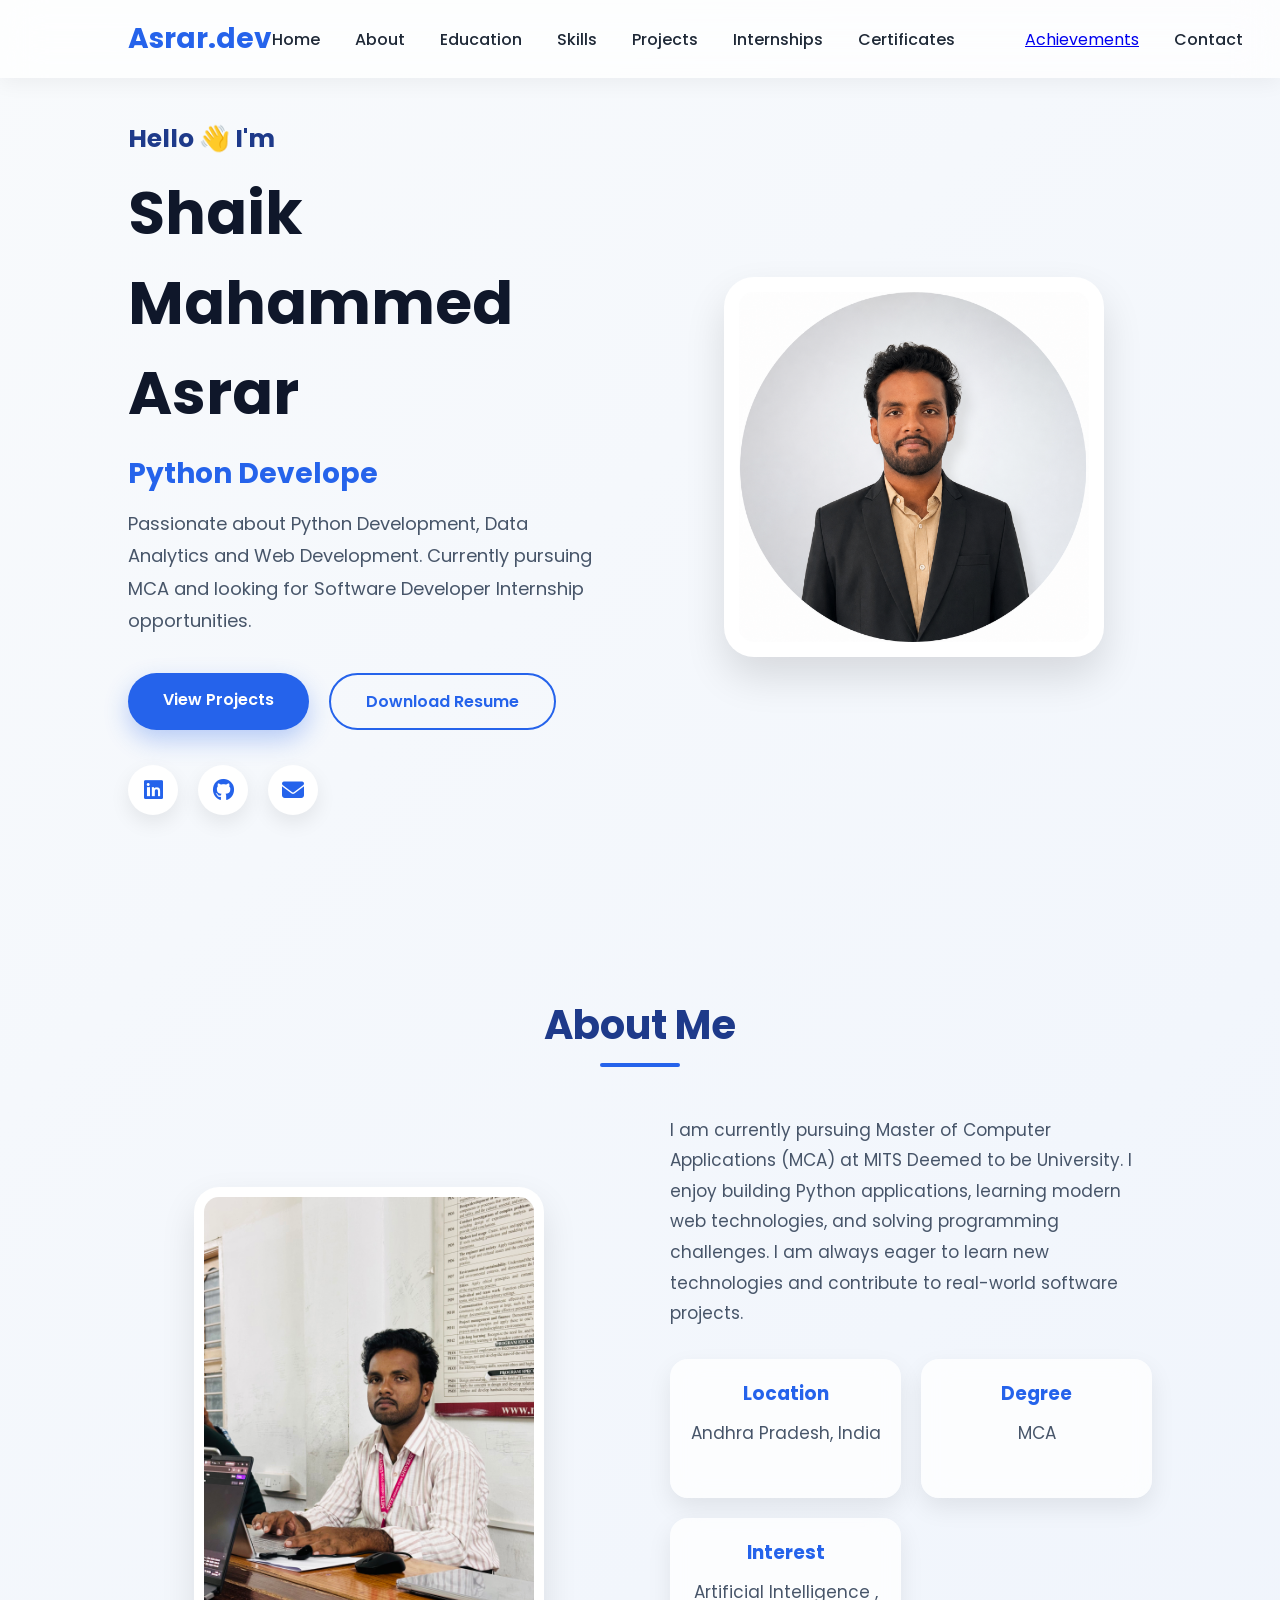
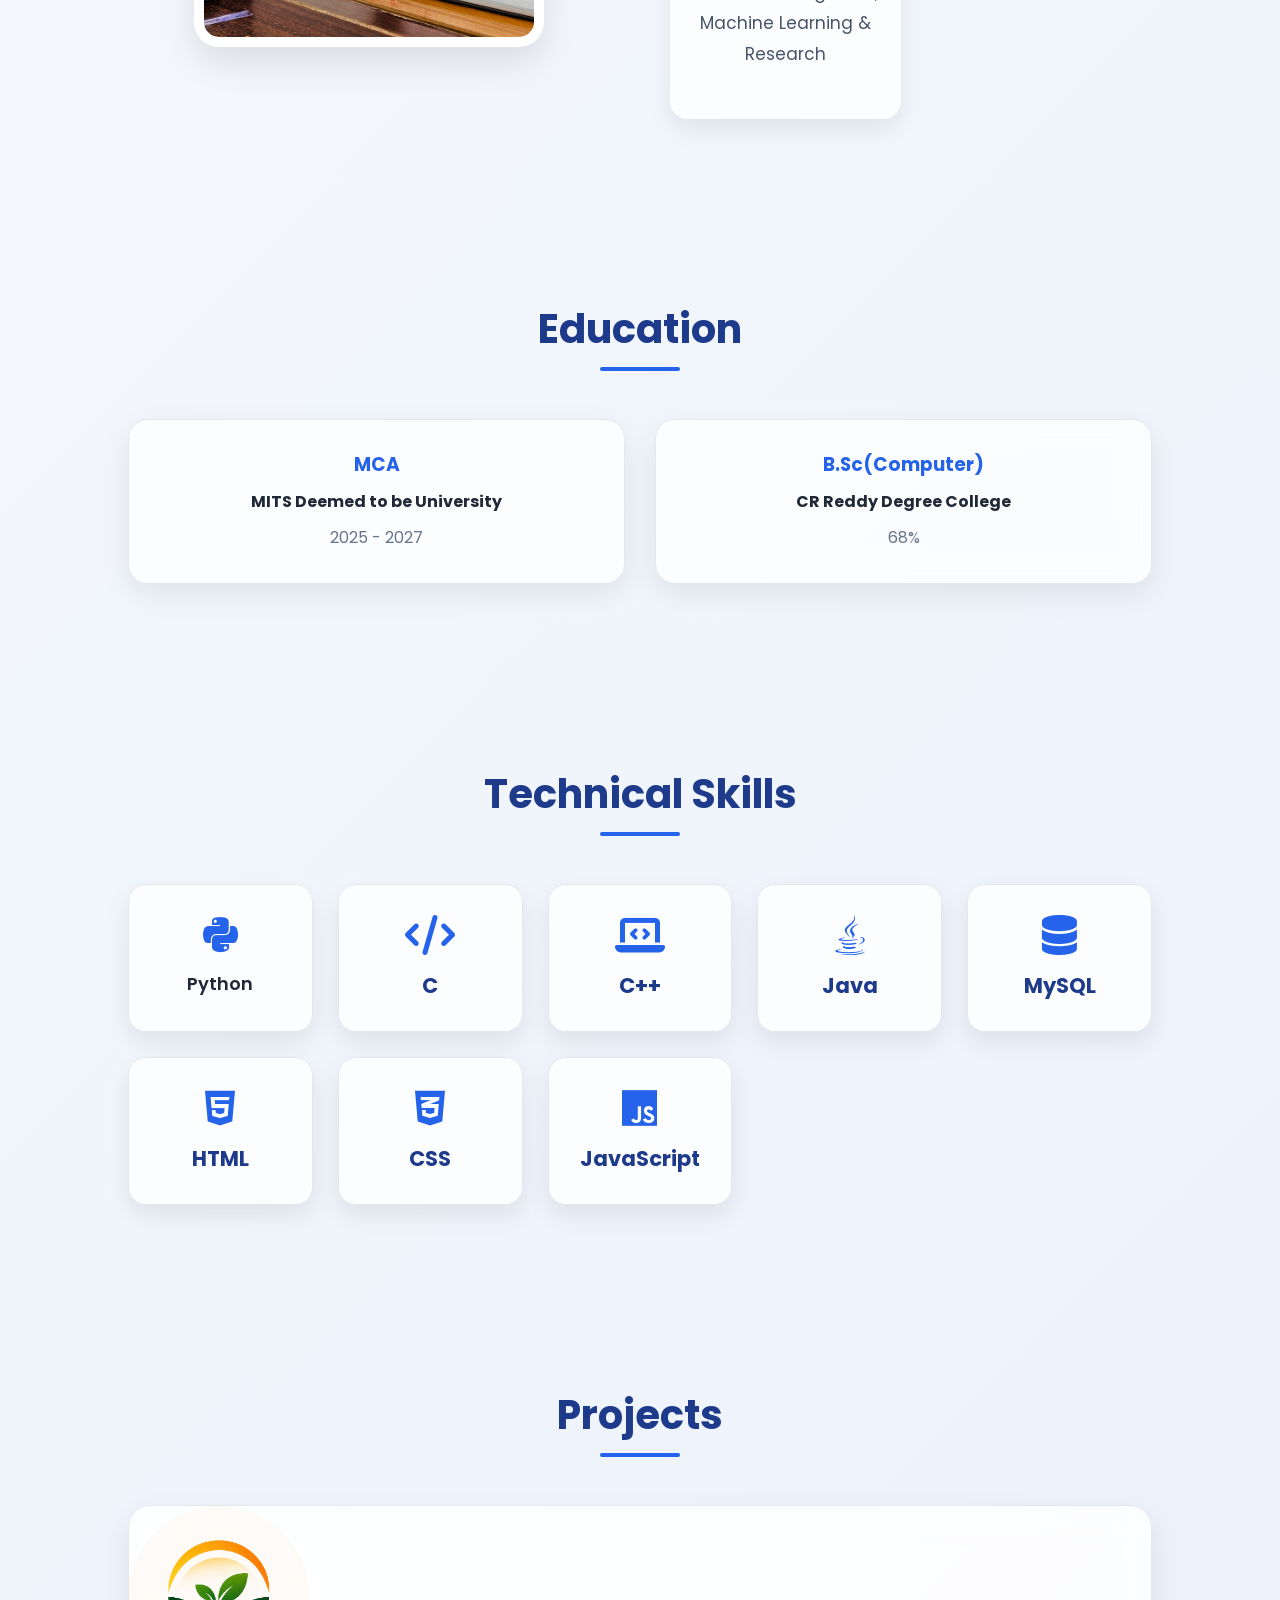
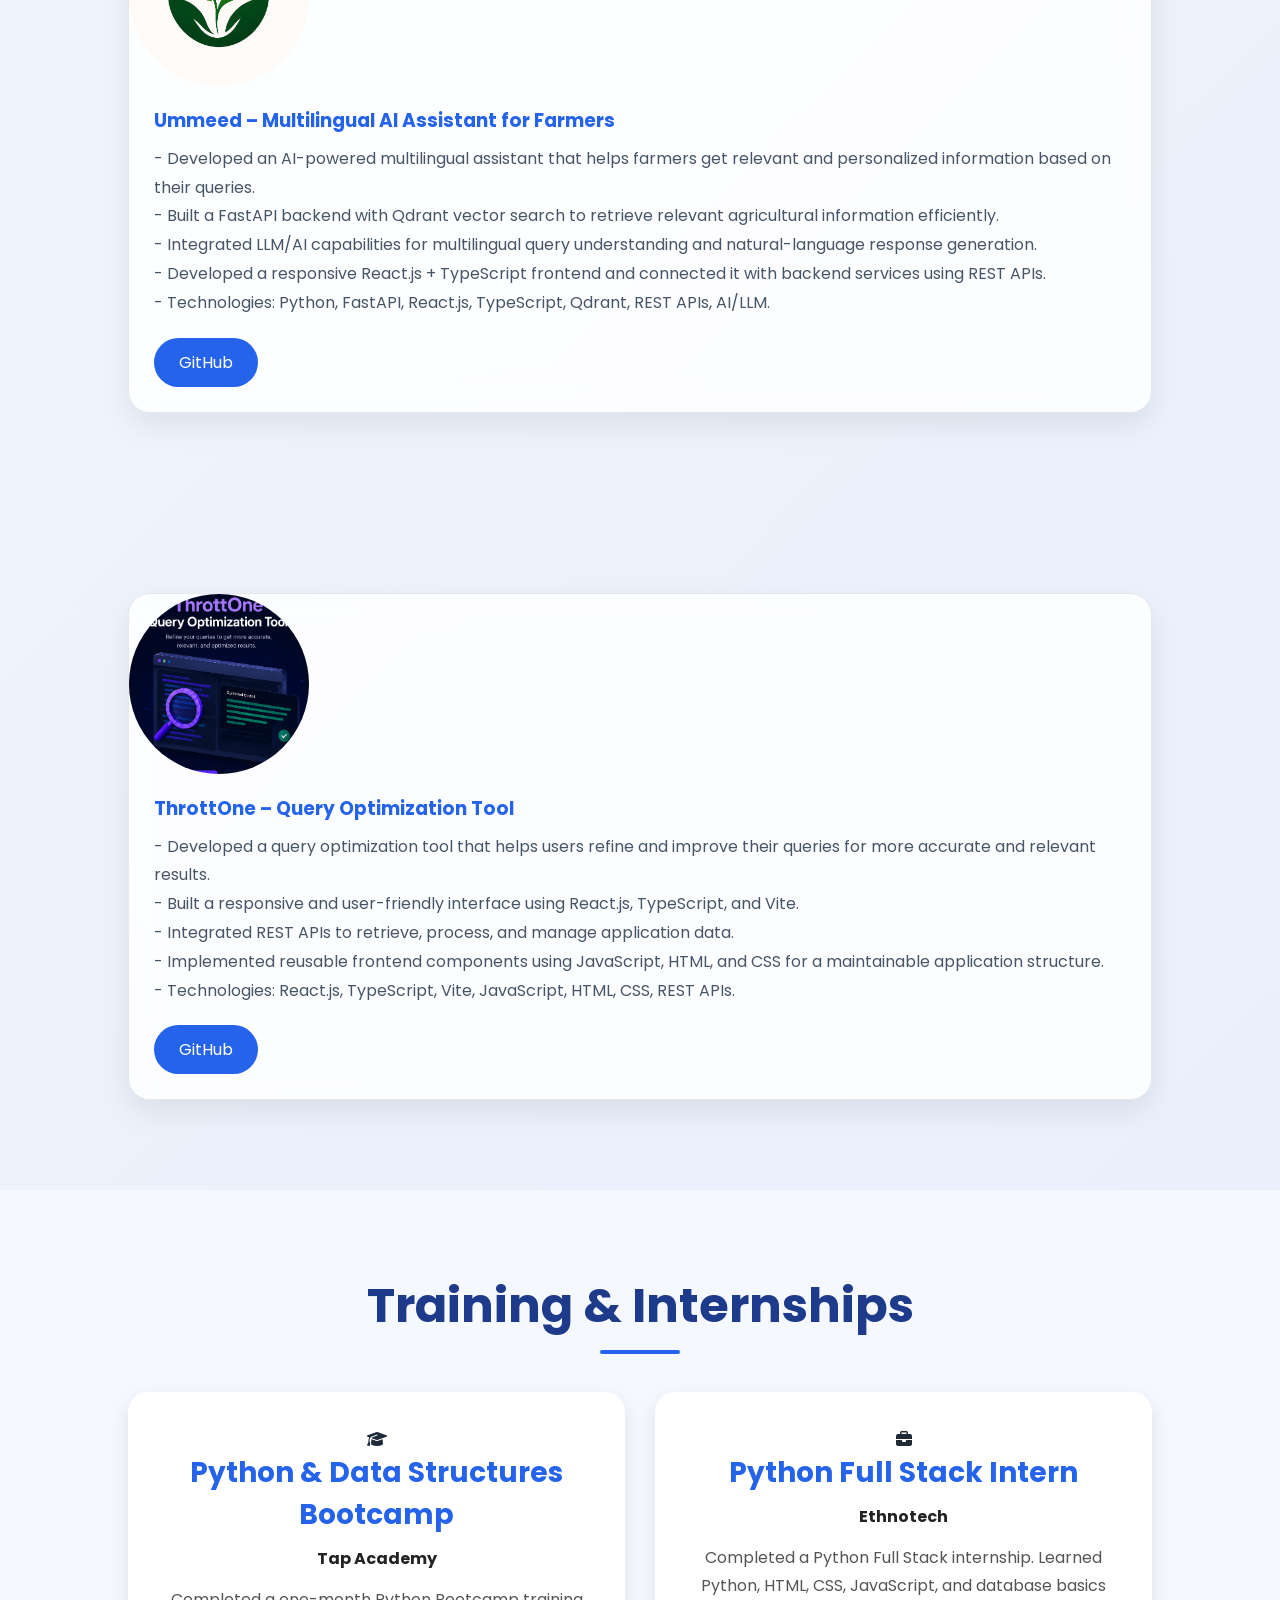
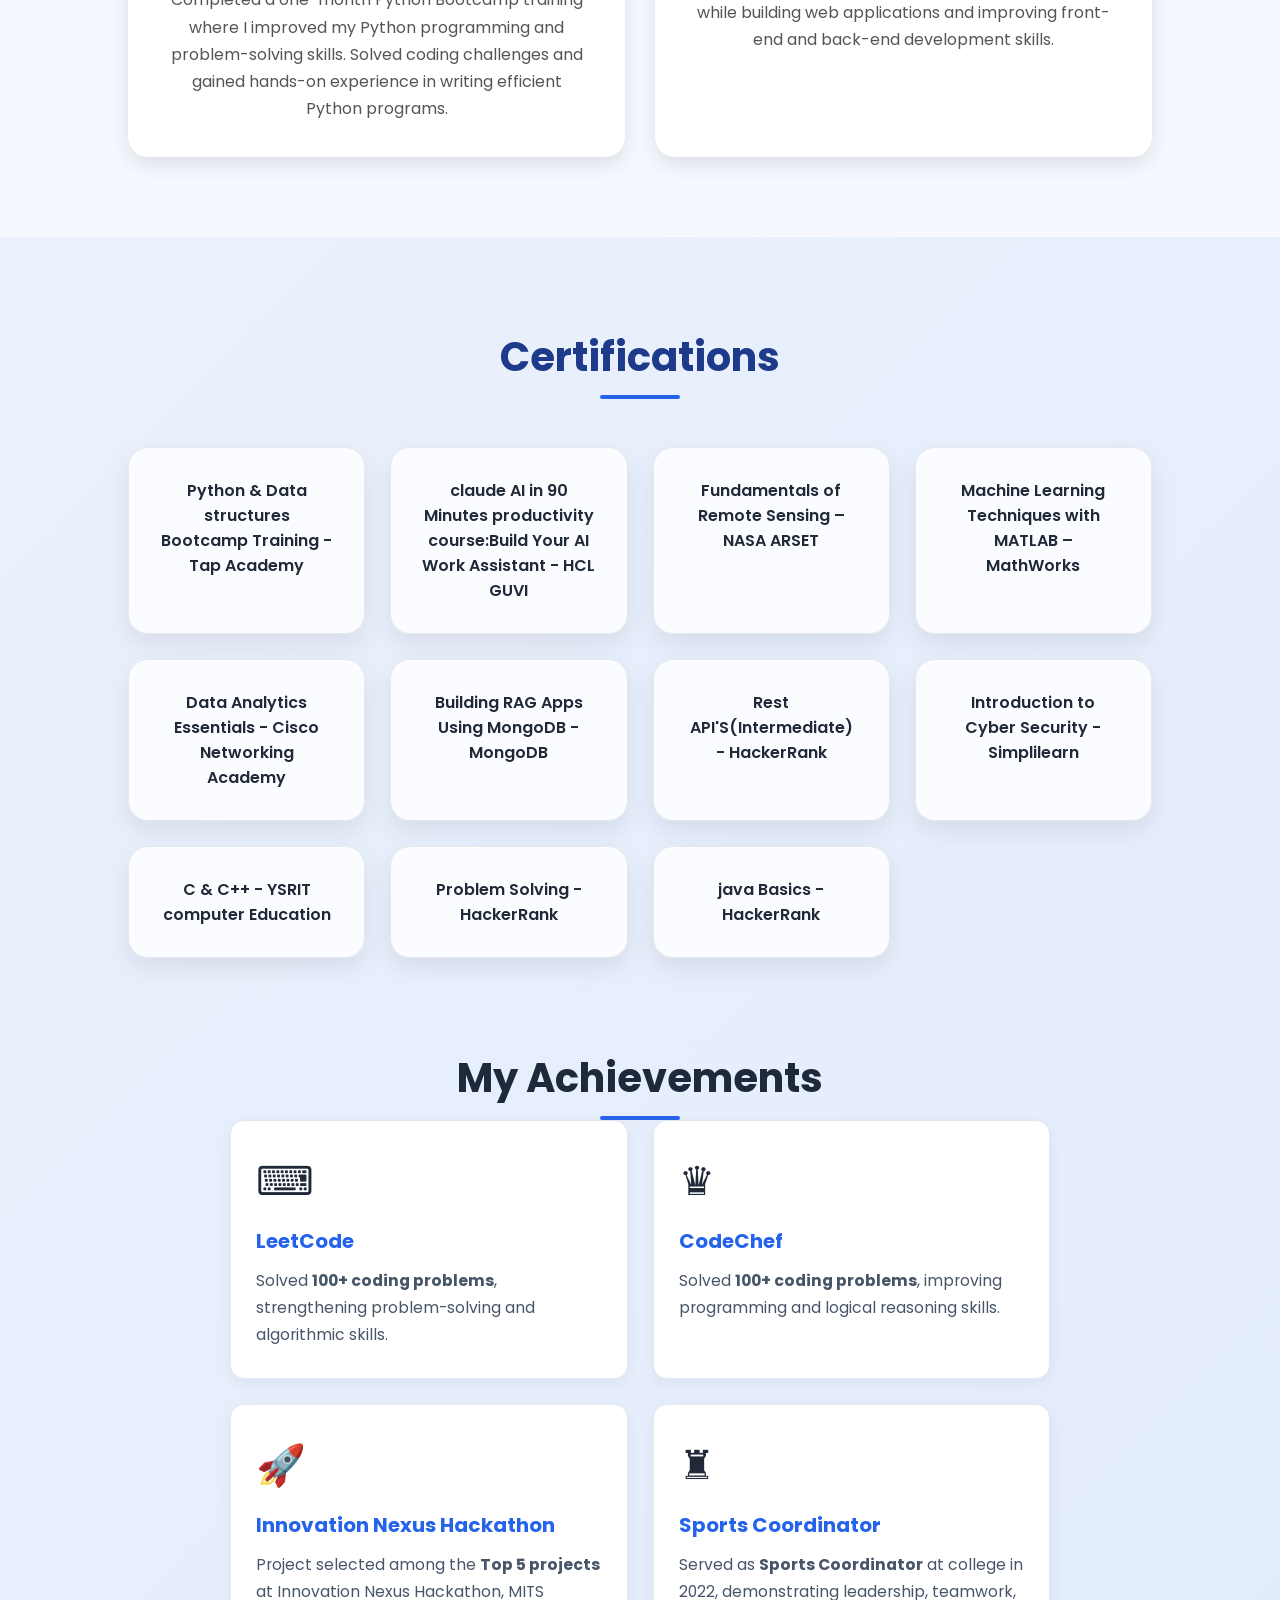
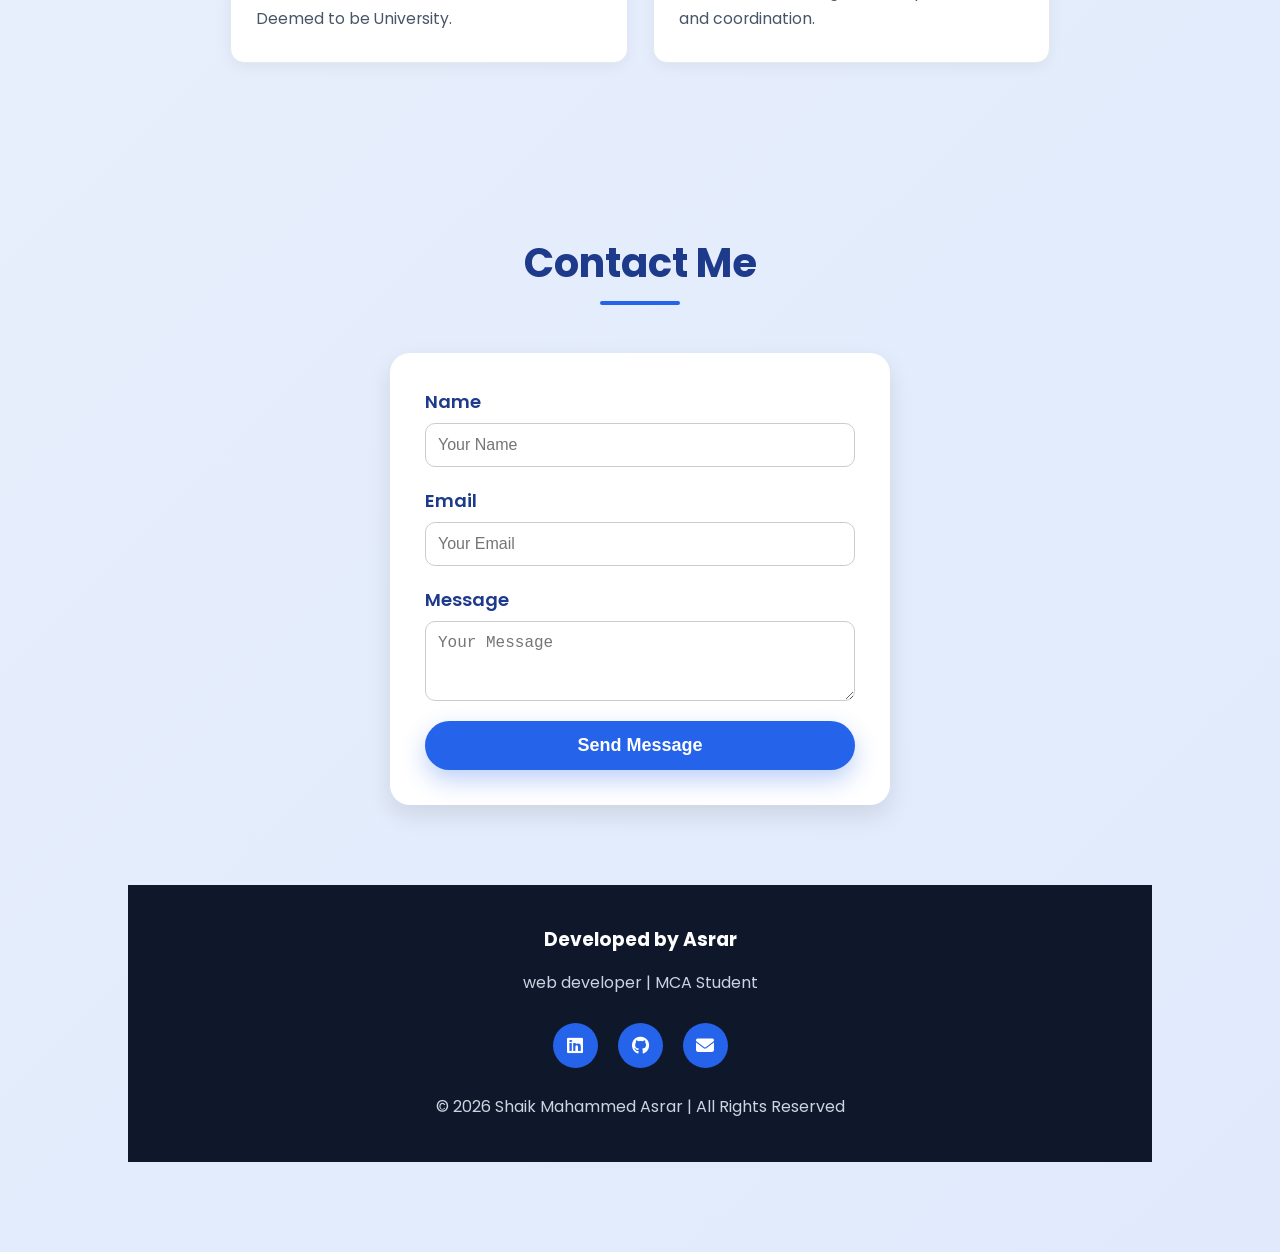
<file: index.html>
<!DOCTYPE html>
<html lang="en">
<head>
    <meta charset="UTF-8">
    <meta name="viewport" content="width=device-width, initial-scale=1.0">
    <title>Shaik Mahammed Asrar | Portfolio</title>

    <!-- CSS -->
    <link rel="stylesheet" href="style.css">

    <!-- Google Font -->
    <link href="https://fonts.googleapis.com/css2?family=Poppins:wght@300;400;500;600;700&display=swap" rel="stylesheet">

    <!-- Font Awesome -->
    <link rel="stylesheet"
          href="https://cdnjs.cloudflare.com/ajax/libs/font-awesome/6.6.0/css/all.min.css">
</head>

<body>

<!-- ================= NAVBAR ================= -->

<header>
    <nav class="navbar">

        <div class="logo">
            Asrar.dev
        </div>

        <ul class="nav-links">

            <li><a href="#home">Home</a></li>

            <li><a href="#about">About</a></li>

            <li><a href="#education">Education</a></li>

            <li><a href="#skills">Skills</a></li>

            <li><a href="#projects">Projects</a></li>

            <li><a href="#Internships">Internships</a></li>

            <li><a href="#certifications">Certificates</a></li>

            <li></li><a href="#achievements">Achievements</a></li>

            <li><a href="#contact">Contact</a></li>

        </ul>

    </nav>
</header>

<!-- ================= HERO ================= -->

<section id="home" class="hero">

<div class="hero-text">

<h4>Hello 👋 I'm</h4>

<h1>Shaik Mahammed Asrar</h1>

<h3>MCA Student | Python Developer | SQL Enthusiast</h3>

<p>

Passionate about Python Development,
Data Analytics and Web Development.

Currently pursuing MCA and looking for
Software Developer Internship opportunities.

</p>

<div class="hero-btn">

<a href="#projects" class="btn">View Projects</a>

<a href="resume.pdf" class="btn2" download>Download Resume</a>

</div>

<div class="social">

<a href="https://www.linkedin.com/in/shaik-mahammed-asrar-b17859396"><i class="fab fa-linkedin"></i></a>

<a href="https://github.com/SASRAR0523"><i class="fab fa-github"></i></a>

<a href="#"><i class="fas fa-envelope"></i></a>

</div>

</div>

<div class="hero-image">

    <img src="MYIMAGE.png" alt="My Profile">

</div>

</section>

<!-- ================= ABOUT ================= -->

<section id="about">

<h2>About Me</h2>

<div class="about-container">

<div class="about-image">

<img src="IMG_2609.jpg" alt="my second image">
</div>

<div class="about-text">

<p>

I am currently pursuing Master of Computer Applications
(MCA) at MITS Deemed to be University.

I enjoy building Python applications,
learning modern web technologies,
and solving programming challenges.

I am always eager to learn new technologies
and contribute to real-world software projects.

</p>

<div class="about-details">

<div>

<h3>Location</h3>

<p>Andhra Pradesh, India</p>

</div>

<div>

<h3>Degree</h3>

<p>MCA</p>

</div>

<div>

<h3>Interest</h3>

<p>Artificial Intelligence , Machine Learning & Research</p>

</div>

</div>

</div>

</div>

</section>

<!-- ================= EDUCATION ================= -->

<section id="education">

<h2>Education</h2>

<div class="timeline">

<div class="timeline-card">

<h3>MCA</h3>

<h4>MITS Deemed to be University</h4>

<p>2025 - 2027</p>

</div>

<div class="timeline-card">

<h3>B.Sc(Computer)</h3>

<h4>CR Reddy Degree College</h4>

<p>68%</p>

</div>

</div>

</section>

<!-- ================= SKILLS ================= -->

<section id="skills">

<h2>Technical Skills</h2>

<div class="skills-container">

<div class="skill-card">
<i class="fab fa-python"></i>
Python
</div>

<div class="skill-card">
    <i class="fas fa-code"></i>
    <h3>C</h3>
</div>

<div class="skill-card">
    <i class="fas fa-laptop-code"></i>
    <h3>C++</h3>
</div>

<div class="skill-card">
    <i class="fab fa-java"></i>
    <h3>Java</h3>
</div>

<div class="skill-card">
    <i class="fas fa-database"></i>
    <h3>MySQL</h3>
</div>


<div class="skill-card">
    <i class="fab fa-html5"></i>
    <h3>HTML</h3>
</div>

<div class="skill-card">
    <i class="fab fa-css3-alt"></i>
    <h3>CSS</h3>
</div>

<div class="skill-card">
    <i class="fab fa-js"></i>
    <h3>JavaScript</h3>
</div>


</div>

</section>

<!-- ================= PROJECTS ================= -->

<section id="projects">

<h2>Projects</h2>

<div class="project-container">

<div class="project-card">

<img src="ummeed logo.png">

<h3> Ummeed – Multilingual AI Assistant for Farmers</h3>

<p>

 - Developed an AI-powered multilingual assistant that helps farmers get relevant and personalized information based on their queries. <br>
 - Built a FastAPI backend with Qdrant vector search to retrieve relevant agricultural information efficiently.<br>
 - Integrated LLM/AI capabilities for multilingual query understanding and natural-language response generation.<br>
 - Developed a responsive React.js + TypeScript frontend and connected it with backend services using REST APIs.<br>
 - Technologies:
 Python, FastAPI, React.js, TypeScript, Qdrant, REST APIs, AI/LLM.

</p>

<a href="#">GitHub</a>

</div>

</div>

</section>

<section>

<div class="project-container">

<div class="project-card">

<img src="project2.png">

<h3> ThrottOne – Query Optimization Tool</h3>

<p>

 - Developed a query optimization tool that helps users refine and improve their queries for more accurate and relevant results.<br>
 - Built a responsive and user-friendly interface using React.js, TypeScript, and Vite.<br>
 - Integrated REST APIs to retrieve, process, and manage application data.<br>
 - Implemented reusable frontend components using JavaScript, HTML, and CSS for a maintainable application structure.<br>
 - Technologies: React.js, TypeScript, Vite, JavaScript, HTML, CSS, REST APIs. 

</p>

<a href="#">GitHub</a>

</div>

</div>

</section>

<!-- ================= Internships ================= -->

<section id="internships" class="section">

    <h2>Training & Internships</h2>

    <div class="internship-container">

        <div class="internship-card">
            <i class="fas fa-graduation-cap"></i>
            <h3>Python & Data Structures Bootcamp</h3>
            <h4>Tap Academy</h4>
            <p>
                Completed a one-month Python Bootcamp training where I improved my
                Python programming and problem-solving skills. Solved coding
                challenges and gained hands-on experience in writing efficient
                Python programs.
            </p>
        </div>

        <div class="internship-card">
            <i class="fas fa-briefcase"></i>
            <h3>Python Full Stack Intern</h3>
            <h4>Ethnotech</h4>
            <p>Completed a Python Full Stack internship. Learned Python,
                HTML, CSS, JavaScript, and database basics while building web
                applications and improving front-end and back-end development
                skills.
            </p>
        </div>

    </div>

</section>

<!-- ================= CERTIFICATES ================= -->

<section id="certifications">

<h2>Certifications</h2>

<div class="certificate-container">

<div class="certificate-card">

Python & Data structures Bootcamp Training - Tap Academy

</div>

<div class="certificate-card">

claude AI in 90 Minutes productivity course:Build Your AI Work Assistant - HCL GUVI

</div>

<div class="certificate-card">

Fundamentals of Remote Sensing – NASA ARSET

</div>

<div class="certificate-card">

Machine Learning Techniques with MATLAB – MathWorks 

</div>

<div class="certificate-card">

Data Analytics Essentials  - Cisco Networking Academy 

</div>

<div class="certificate-card">

Building RAG Apps Using MongoDB - MongoDB

</div>

<div class="certificate-card">

Rest API'S(Intermediate) - HackerRank
    
</div>

<div class="certificate-card">

Introduction to Cyber Security - Simplilearn
    
</div>

<div class="certificate-card">

C & C++ - YSRIT computer Education

</div>

<div class="certificate-card">

Problem Solving - HackerRank

</div>

<div class="certificate-card">

java Basics - HackerRank

</div>

</div>

<!-- Achievements Section -->
<section id="achievements" class="achievements-section">
    <div class="container">

        <h2>My Achievements</h2>

        <div class="achievements-grid">

            <!-- LeetCode -->
            <div class="achievement-card">
                <div class="achievement-icon">⌨</div>
                <h3>LeetCode</h3>
                <p>
                    Solved <strong>100+ coding problems</strong>, strengthening
                    problem-solving and algorithmic skills.
                </p>
            </div>

            <!-- CodeChef -->
            <div class="achievement-card">
                <div class="achievement-icon">♛</div>
                <h3>CodeChef</h3>
                <p>
                    Solved <strong>100+ coding problems</strong>, improving
                    programming and logical reasoning skills.
                </p>
            </div>

            <!-- Innovation Nexus Hackathon -->
            <div class="achievement-card">
                <div class="achievement-icon">🚀</div>
                <h3>Innovation Nexus Hackathon</h3>
                <p>
                    Project selected among the <strong>Top 5 projects</strong>
                    at Innovation Nexus Hackathon, MITS Deemed to be University.
                </p>
            </div>

            <!-- Sports Coordinator -->
            <div class="achievement-card">
                <div class="achievement-icon">♜</div>
                <h3>Sports Coordinator</h3>
                <p>
                    Served as <strong>Sports Coordinator</strong> at college in
                    2022, demonstrating leadership, teamwork, and coordination.
                </p>
            </div>

        </div>
    </div>
</section>

<!-- ================= CONTACT ================= -->

<section id="contact" class="section">

    <h2>Contact Me</h2>

    <div class="contact-container">

        <form class="contact-form">

            <div class="input-group">
                <label for="name">Name</label>
                <input type="text" id="name" placeholder="Your Name">
            </div>

            <div class="input-group">
                <label for="email">Email</label>
                <input type="email" id="email" placeholder="Your Email">
            </div>

            <div class="input-group">
                <label for="message">Message</label>
                <textarea id="message" rows="3" placeholder="Your Message"></textarea>
            </div>

            <button type="submit" class="btn">Send Message</button>

        </form>

    </div>

</section>

<!-- ================= FOOTER ================= -->

<footer>

<h3>Developed by Asrar</h3>

<p>

web developer | MCA Student

</p>

<div class="footer-social">

<a href="https://www.linkedin.com/in/shaik-mahammed-asrar-b17859396"><i class="fab fa-linkedin"></i></a>

<a href="https://github.com/SASRAR0523"><i class="fab fa-github"></i></a>

<a href="#"><i class="fas fa-envelope"></i></a>

</div>

<p>

© 2026 All Rights Reserved.

</p>

</footer>

<script src="script.js"></script>

</body>
</html>
</file>
<file: style.css>
/* ===================================
   GOOGLE FONT
=================================== */

@import url('https://fonts.googleapis.com/css2?family=Poppins:wght@300;400;500;600;700;800&display=swap');

/* ===================================
   RESET
=================================== */

*{
    margin:0;
    padding:0;
    box-sizing:border-box;
    scroll-behavior:smooth;
}

html{
    scroll-behavior:smooth;
}

body{
    font-family:'Poppins',sans-serif;
    background:linear-gradient(135deg,#F8FAFC,#E0EAFC);
    color:#1F2937;
    overflow-x:hidden;
}

/* Scrollbar */

::-webkit-scrollbar{
    width:10px;
}

::-webkit-scrollbar-track{
    background:#E2E8F0;
}

::-webkit-scrollbar-thumb{
    background:#2563EB;
    border-radius:20px;
}

::-webkit-scrollbar-thumb:hover{
    background:#1D4ED8;
}

/* ===================================
   COMMON
=================================== */

section{
    padding:90px 10%;
}

h1,h2,h3,h4{
    color:#1E3A8A;
}

h2{
    font-size:40px;
    text-align:center;
    margin-bottom:60px;
    position:relative;
}

h2::after{
    content:"";
    width:80px;
    height:4px;
    background:#2563EB;
    position:absolute;
    left:50%;
    transform:translateX(-50%);
    bottom:-12px;
    border-radius:10px;
}

p{
    color:#475569;
    line-height:1.8;
}

img{
    width:100%;
    display:block;
}

/* ===================================
   NAVBAR
=================================== */

header{
    position:fixed;
    top:0;
    width:100%;
    z-index:999;
    backdrop-filter:blur(20px);
    background:rgba(255,255,255,.75);
    box-shadow:0 5px 20px rgba(0,0,0,.05);
}

.navbar{

    display:flex;
    justify-content:space-between;
    align-items:center;
    padding:18px 10%;
}

.logo{

    font-size:28px;
    font-weight:700;
    color:#2563EB;
    cursor:pointer;
}

.nav-links{

    display:flex;
    list-style:none;
    gap:35px;
}

.nav-links li a{

    text-decoration:none;
    color:#1F2937;
    font-weight:500;
    transition:.3s;
    position:relative;
}

.nav-links li a:hover{

    color:#2563EB;
}

.nav-links li a::after{

    content:"";
    position:absolute;
    left:0;
    bottom:-5px;

    width:0%;
    height:2px;

    background:#2563EB;

    transition:.3s;
}

.nav-links li a:hover::after{

    width:100%;
}

/* ===================================
 HERO SECTION
=================================== */

.hero{

    min-height:100vh;

    display:flex;

    justify-content:space-between;

    align-items:center;

    gap:70px;

    padding-top:120px;
    
}

/* LEFT */

.hero-text{

    flex:1;
}

.hero-text h4{

    font-size:25px;

    margin-bottom:10px;
}

.hero-text h1{

    font-size:60px;

    margin-bottom:15px;

    color:#0F172A;
}

.hero-text h3{

    color:#2563EB;

    margin-bottom:25px;

    font-size:28px;

    position: fixed;
    
}

.hero-text p{

    font-size:18px;

    margin-bottom:35px;

    max-width:600px;

    margin-top: 70px;
}

/* BUTTONS */

.hero-btn{

    display:flex;

    gap:20px;

    margin-bottom:35px;
}

.btn{

    display:inline-block;

    padding:14px 35px;

    background:#2563EB;

    color:white;

    text-decoration:none;

    border-radius:50px;

    font-weight:600;

    transition:.3s;

    box-shadow:0 10px 25px rgba(37,99,235,.30);
}

.btn:hover{

    background:#1D4ED8;

    transform:translateY(-4px);
}

.btn2{

    display:inline-block;

    padding:14px 35px;

    border-radius:50px;

    text-decoration:none;

    color:#2563EB;

    border:2px solid #2563EB;

    transition:.3s;

    font-weight:600;
}

.btn2:hover{

    background:#2563EB;

    color:white;
}

/* SOCIAL ICONS */

.social{

    display:flex;

    gap:20px;
}

.social a{

    width:50px;

    height:50px;

    border-radius:50%;

    display:flex;

    justify-content:center;

    align-items:center;

    background:white;

    color:#2563EB;

    text-decoration:none;

    font-size:22px;

    transition:.3s;

    box-shadow:0 8px 20px rgba(0,0,0,.08);
}

.social a:hover{

    background:#2563EB;

    color:white;

    transform:translateY(-6px);
}

/* ===================================
 HERO IMAGE
=================================== */

.hero-image{

    flex:1;

    display:flex;

    justify-content:center;
}

.hero-image img{

    width:380px;

    border-radius:30px;

    background:white;

    padding:15px;

    box-shadow:0 20px 40px rgba(0,0,0,.12);

    transition:.4s;
}

.hero-image img:hover{

    transform:scale(1.03);
}

/* Floating animation */

@keyframes float{

0%{

transform:translateY(0px);
}

50%{

transform:translateY(-15px);
}

100%{

transform:translateY(0px);
}

}

.hero-image img{

animation:float 4s ease-in-out infinite;
}

/* ===================================
 GLASS CARD
=================================== */

.glass{

background:rgba(255,255,255,.65);

backdrop-filter:blur(20px);

border:1px solid rgba(255,255,255,.4);

border-radius:20px;

box-shadow:0 10px 30px rgba(0,0,0,.08);
}

/* ===================================
 ANIMATION
=================================== */

.fade-up{

opacity:0;

transform:translateY(40px);

transition:1s;
}

.fade-up.show{

opacity:1;

transform:translateY(0);
}

/* ===================================
   ABOUT SECTION
=================================== */

.about-container{
    display:flex;
    justify-content:center;
    align-items:center;
    gap:60px;
    flex-wrap:wrap;
}

.about-image{
    flex:1;
    display:flex;
    justify-content:center;
}

.about-image img{
    width:350px;
    border-radius:25px;
    padding:10px;
    background:#fff;
    box-shadow:0 15px 35px rgba(0,0,0,.10);
    transition:.4s;
}

.about-image img:hover{
    transform:scale(1.05);
}

.about-text{
    flex:1;
}

.about-text p{
    font-size:17px;
    margin-bottom:30px;
}

.about-details{
    display:grid;
    grid-template-columns:repeat(auto-fit,minmax(180px,1fr));
    gap:20px;
}

.about-details div{
    background:rgba(255,255,255,.75);
    backdrop-filter:blur(15px);
    padding:20px;
    border-radius:18px;
    text-align:center;
    box-shadow:0 10px 25px rgba(0,0,0,.08);
}

.about-details h3{
    color:#2563EB;
    margin-bottom:10px;
}

/* ===================================
   EDUCATION
=================================== */

.timeline{
    display:grid;
    grid-template-columns:repeat(auto-fit,minmax(280px,1fr));
    gap:30px;
}

.timeline-card{
    background:rgba(255,255,255,.75);
    backdrop-filter:blur(15px);
    border-radius:20px;
    padding:30px;
    text-align:center;
    border:1px solid #E5E7EB;
    box-shadow:0 10px 30px rgba(0,0,0,.08);
    transition:.4s;
}

.timeline-card:hover{
    transform:translateY(-10px);
    box-shadow:0 18px 40px rgba(37,99,235,.20);
}

.timeline-card h3{
    color:#2563EB;
    margin-bottom:10px;
}

.timeline-card h4{
    margin-bottom:10px;
    color:#1F2937;
}

.timeline-card p{
    color:#64748B;
}

/* ===================================
   SKILLS
=================================== */
/* 
.skills-container{
    display:grid;
    grid-template-columns:repeat(auto-fit,minmax(170px,1fr));
    gap:25px;
}

.skill-card{
    background:rgba(255,255,255,.80);
    backdrop-filter:blur(10px);
    border-radius:18px;
    padding:30px 20px;
    text-align:center;
    font-size:18px;
    font-weight:600;
    color:#1F2937;
    border:1px solid #E5E7EB;
    box-shadow:0 10px 25px rgba(0,0,0,.08);
    transition:.35s;
    cursor:pointer;
}

.skill-card i{
    font-size:40px;
    color:#2563EB;
    margin-bottom:15px;
    display:block;
}

.skill-card:hover{
    transform:translateY(-10px);
    background:#2563EB;
    color:#fff;
    box-shadow:0 18px 40px rgba(37,99,235,.30);
}

.skill-card:hover i{
    color:#fff;
} */

.skills-container {
    display: grid;
    grid-template-columns: repeat(auto-fit, minmax(170px, 1fr));
    gap: 25px;
}

.skill-card {
    background: rgba(255, 255, 255, 0.80);
    backdrop-filter: blur(10px);
    border-radius: 18px;
    padding: 30px 20px;
    text-align: center;
    font-size: 18px;
    font-weight: 600;
    color: #1F2937;
    border: 1px solid #E5E7EB;
    box-shadow: 0 10px 25px rgba(0, 0, 0, 0.08);
    transition: 0.35s;
    cursor: pointer;
}

.skill-card i {
    font-size: 40px;
    color: #2563EB;
    margin-bottom: 15px;
    display: block;
}

.skill-card:hover {
    transform: translateY(-10px);
    background: #FFFFFF;
    color: #1F2937;
    box-shadow: 0 18px 40px rgba(0, 0, 0, 0.15);
}

.skill-card:hover i {
    color: #2563EB;
}

/* ===================================
   PROJECTS
=================================== */

.project-container{
    display:grid;
    grid-template-columns:repeat(auto-fit,minmax(340px,1fr));
    gap:35px;
}

.project-card{
    background:rgba(255,255,255,.85);
    backdrop-filter:blur(15px);
    border-radius:22px;
    overflow:hidden;
    border:1px solid #E5E7EB;
    box-shadow:0 12px 30px rgba(0,0,0,.08);
    transition:.4s;
}

/* .project-card {
    display: flex;
    align-items: center;
    gap: 20px;
} */

.project-card:hover{
    transform:translateY(-12px);
    box-shadow:0 20px 45px rgba(37,99,235,.22);
}
/* 
.project-card img{
     order: 2;
    width: 120px;
    height: 100px;
    object-fit: cover;
    border-radius: 50px;} */

.project-card img {
    width: 180px;
    height: 180px;
    object-fit: cover;
    border-radius: 50%;
}

.project-card h3{
    color:#2563EB;
    padding:20px 25px 10px;
}

.project-card p{
    padding:0 25px 20px;
    color:#475569;
}

.project-card a{
    display:inline-block;
    margin:0 25px 25px;
    padding:12px 25px;
    text-decoration:none;
    background:#2563EB;
    color:#fff;
    border-radius:50px;
    transition:.3s;
}

.project-card a:hover{
    background:#1D4ED8;
}

/* ===================================
   SECTION ANIMATION
=================================== */

.about-container,
.timeline,
.skills-container,
.project-container{
    animation:fadeIn 1s ease;
}

@keyframes fadeIn{
    from{
        opacity:0;
        transform:translateY(30px);
    }
    to{
        opacity:1;
        transform:translateY(0);
    }
}

/* ===================================
   CERTIFICATIONS
=================================== */
/* 
.certificate-container{
    display:grid;
    grid-template-columns:repeat(auto-fit,minmax(220px,1fr));
    gap:25px;
}

.certificate-card{
    background:rgba(255,255,255,.80);
    backdrop-filter:blur(15px);
    border:1px solid #E5E7EB;
    border-radius:20px;
    padding:30px;
    text-align:center;
    font-weight:600;
    color:#1F2937;
    box-shadow:0 10px 25px rgba(0,0,0,.08);
    transition:.35s;
}

.certificate-card:hover{
    transform:translateY(-10px);
    color:#fff;
    box-shadow:0 18px 40px rgba(37,99,235,.25);
} */

.certificate-container {
    display: grid;
    grid-template-columns: repeat(auto-fit, minmax(220px, 1fr));
    gap: 25px;
}

.certificate-card {
    background: rgba(255, 255, 255, 0.80);
    backdrop-filter: blur(15px);
    border: 1px solid #E5E7EB;
    border-radius: 20px;
    padding: 30px;
    text-align: center;
    font-weight: 600;
    color: #1F2937;
    box-shadow: 0 10px 25px rgba(0, 0, 0, 0.08);
    transition: 0.35s;
}

.certificate-card:hover {
    transform: translateY(-10px);
    background: #FFFFFF;
    color: #1F2937;
    box-shadow: 0 18px 40px rgba(0, 0, 0, 0.15);
}


/* ===================================
   ACHIEVEMENTS
=================================== */

/* Internship Section */

#internships{
    padding:80px 10%;
    background:#f5f8ff;
}

#internships h2{
    text-align:center;
    font-size:48px;
    color:#1e3a8a;
    margin-bottom:50px;
}

.internship-container{
    display:flex;
    justify-content:space-between;
    gap:30px;
    flex-wrap:wrap;
}

.internship-card{
    flex:1;
    min-width:350px;
    background:#fff;
    padding:35px;
    border-radius:20px;
    text-align:center;
    box-shadow:0 8px 20px rgba(0,0,0,.1);
    transition:.3s;
}

.internship-card:hover{
    transform:translateY(-10px);
    box-shadow:0 15px 30px rgba(37,99,235,.25);
}

.internship-card h3{
    color:#2563eb;
    font-size:28px;
    margin-bottom:10px;
}

.internship-card h4{
    color:#222;
    margin-bottom:15px;
}

.internship-card p{
    color:#555;
    line-height:1.7;
}

/* ===================================
   CONTACT
=================================== */

/* Contact Section */

#contact{
    padding:80px 10%;
}

.contact-container{
    display:flex;
    justify-content:center;
    align-items:center;
}

.contact-form{
    width:100%;
    max-width:500px;
    background:#ffffff;
    padding:35px;
    border-radius:20px;
    box-shadow:0 10px 25px rgba(0,0,0,.1);
}

.input-group{
    display:flex;
    flex-direction:column;
    margin-bottom:20px;
}

.input-group label{
    font-size:18px;
    font-weight:600;
    margin-bottom:8px;
    color:#1e3a8a;
}

.input-group input,
.input-group textarea{
    width:100%;
    padding:12px;
    border:1px solid #ccc;
    border-radius:10px;
    font-size:16px;
    outline:none;
}

.input-group input:focus,
.input-group textarea:focus{
    border-color:#2563eb;
}

.contact-form .btn{
    width:100%;
    padding:14px;
    border:none;
    border-radius:30px;
    background:#2563eb;
    color:#fff;
    font-size:18px;
    cursor:pointer;
    transition:.3s;
}

.contact-form .btn:hover{
    background:#1d4ed8;
}

/* ===================================
   FOOTER
=================================== */

footer{
    background:#0F172A;
    color:white;
    text-align:center;
    padding:40px 20px;
}

footer h3{
    color:#fff;
    margin-bottom:15px;
}

footer p{
    color:#CBD5E1;
}

.footer-social{
    margin:25px 0;
}

.footer-social a{
    display:inline-flex;
    justify-content:center;
    align-items:center;
    width:45px;
    height:45px;
    margin:0 8px;
    border-radius:50%;
    background:#2563EB;
    color:#fff;
    text-decoration:none;
    font-size:18px;
    transition:.3s;
}

.footer-social a:hover{
    background:#fff;
    color:#2563EB;
    transform:translateY(-5px);
}

/* ===================================
   SCROLL TO TOP
=================================== */

.top-btn{
    position:fixed;
    bottom:30px;
    right:30px;
    width:50px;
    height:50px;
    background:#2563EB;
    color:#fff;
    border-radius:50%;
    display:flex;
    justify-content:center;
    align-items:center;
    text-decoration:none;
    font-size:20px;
    box-shadow:0 10px 25px rgba(37,99,235,.25);
    transition:.3s;
}

.top-btn:hover{
    background:#1D4ED8;
    transform:translateY(-5px);
}

/* ===================================
   ANIMATIONS
=================================== */

/* @keyframes fadeUp{
    from{
        opacity:0;
        transform:translateY(40px);
    }
    to{
        opacity:1;
        transform:translateY(0);
    }
}

section{
    animation:fadeUp 1s ease;
} */

/* ===================================
   RESPONSIVE
=================================== */

@media(max-width:992px){

.hero{
    flex-direction:column-reverse;
    text-align:center;
}

.hero-text h1{
    font-size:48px;
}

.hero-image img{
    width:320px;
}

.hero-btn{
    justify-content:center;
}

.social{
    justify-content:center;
}

.about-container{
    flex-direction:column;
}

}

@media(max-width:768px){

.navbar{
    flex-direction:column;
    gap:20px;
}

.nav-links{
    flex-wrap:wrap;
    justify-content:center;
    gap:18px;
}

section{
    padding:70px 7%;
}

h2{
    font-size:32px;
}

.hero-text h1{
    font-size:40px;
}

.hero-text h3{
    font-size:22px;
}

.hero-text p{
    font-size:16px;
}

.project-container,
.skills-container,
.timeline,
.certificate-container,
.achievement-container{
    grid-template-columns:1fr;
}

}

@media(max-width:480px){

.hero-image img{
    width:250px;
}

.hero-btn{
    flex-direction:column;
}

.btn,
.btn2{
    width:100%;
    text-align:center;
}

.logo{
    font-size:22px;
}

.nav-links{
    gap:12px;
}

}

```css
/* ===== Achievements Section ===== */

.achievements-section {
    padding: 80px 20px;
    text-align: center;
    background-color: #f8fafc;
}

.achievements-section .container {
    max-width: 1100px;
    margin: 0 auto;
}

.achievements-section h2 {
    font-size: 2.5rem;
    margin-bottom: 12px;
    color: #1e293b;
}

.achievements-section .section-subtitle {
    font-size: 1rem;
    color: #64748b;
    margin-bottom: 40px;
}

.achievements-grid {
    display: grid;
    grid-template-columns: repeat(2, minmax(0, 1fr));
    gap: 25px;
}

.achievement-card {
    padding: 30px 25px;
    background-color: #ffffff;
    border-radius: 14px;
    border: 1px solid #e2e8f0;
    box-shadow: 0 4px 15px rgba(0, 0, 0, 0.05);
    transition: transform 0.3s ease, box-shadow 0.3s ease;
}

.achievement-card:hover {
    transform: translateY(-6px);
    box-shadow: 0 10px 25px rgba(0, 0, 0, 0.1);
}

.achievement-icon {
    font-size: 2.5rem;
    margin-bottom: 15px;
}

.achievement-card h3 {
    font-size: 1.25rem;
    color: #2563eb;
    margin-bottom: 12px;
}

.achievement-card p {
    font-size: 0.98rem;
    line-height: 1.7;
    color: #475569;
    margin: 0;
}

/* Responsive Design */

@media (max-width: 650px) {
    .achievements-section {
        padding: 55px 16px;
    }

    .achievements-section h2 {
        font-size: 2rem;
    }

    .achievements-grid {
        grid-template-columns: 1fr;
    }
}
```



/* ===================================
   SELECTION
=================================== */

::selection{
    background:#2563EB;
    color:white;
}
</file>
